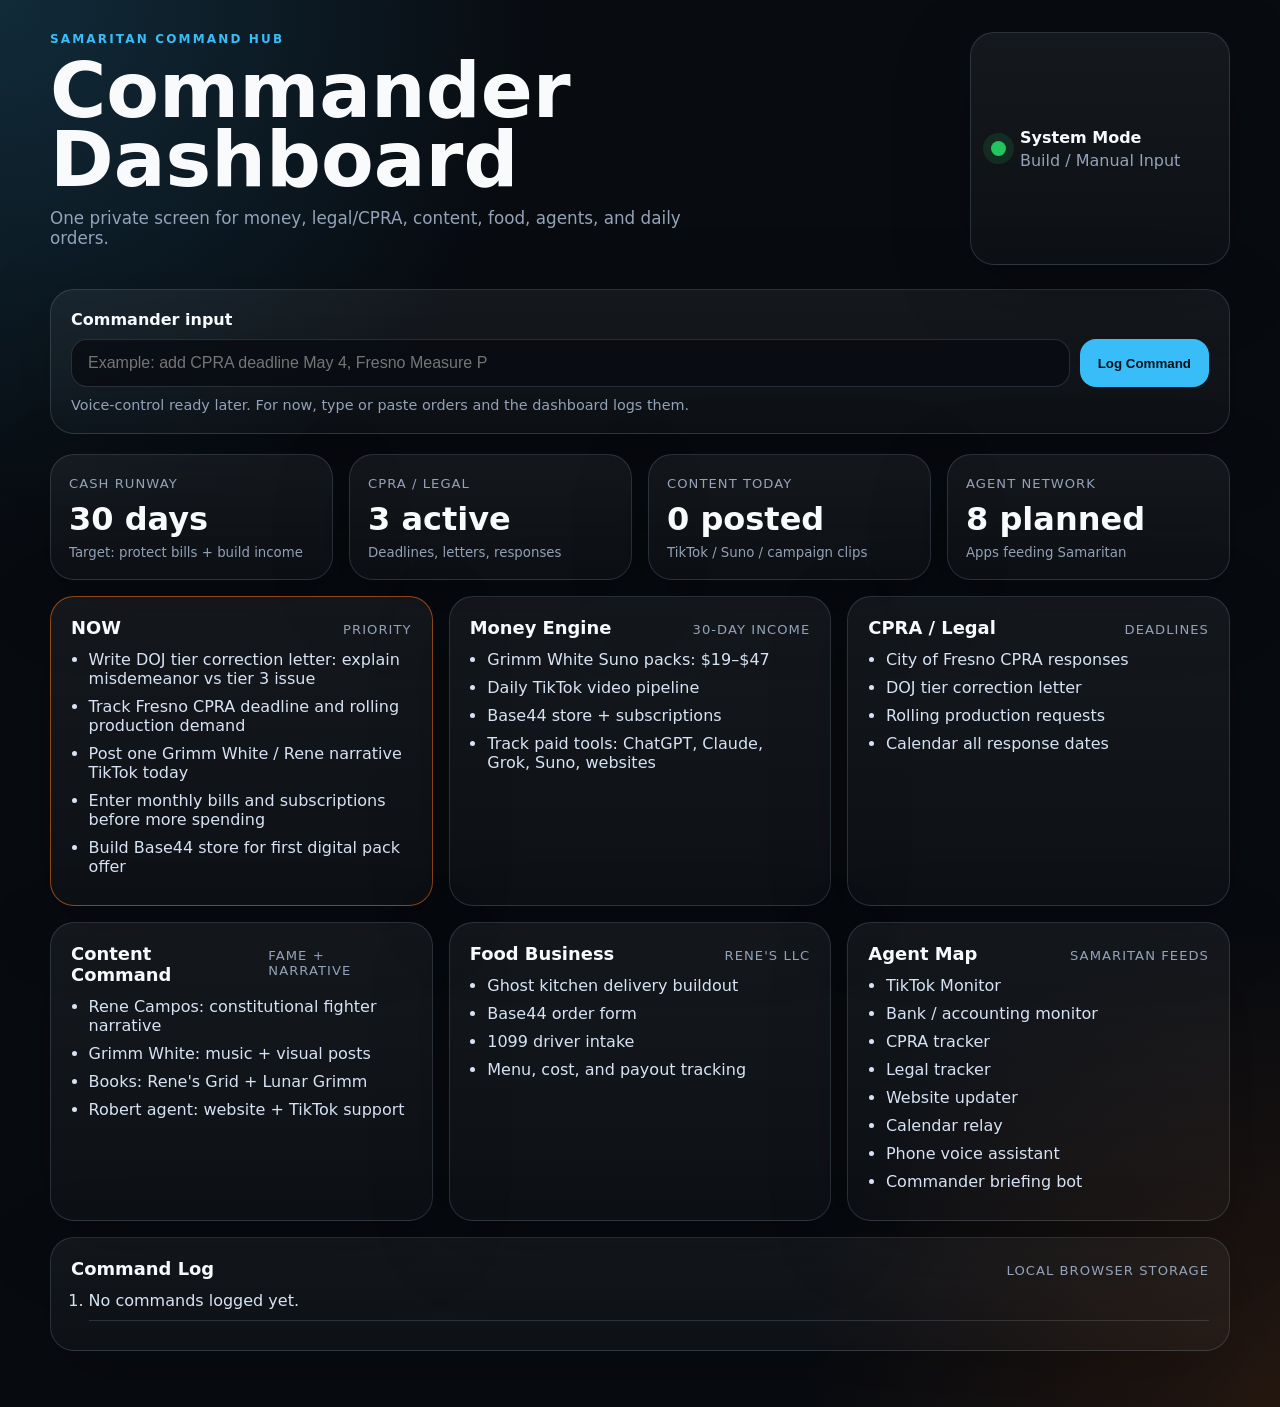
<file: dashboard/index.html>
<!doctype html>
<html lang="en">
<head>
  <meta charset="utf-8" />
  <meta name="viewport" content="width=device-width, initial-scale=1" />
  <title>Samaritan Commander Dashboard</title>
  <link rel="stylesheet" href="./styles.css" />
</head>
<body>
  <main class="shell">
    <header class="hero">
      <div>
        <p class="eyebrow">Samaritan Command Hub</p>
        <h1>Commander Dashboard</h1>
        <p class="subhead">One private screen for money, legal/CPRA, content, food, agents, and daily orders.</p>
      </div>
      <section class="status-card">
        <span class="pulse"></span>
        <div>
          <strong>System Mode</strong>
          <p id="systemMode">Build / Manual Input</p>
        </div>
      </section>
    </header>

    <section class="command-panel">
      <label for="commandInput">Commander input</label>
      <div class="command-row">
        <input id="commandInput" type="text" placeholder="Example: add CPRA deadline May 4, Fresno Measure P" />
        <button id="runCommand">Log Command</button>
      </div>
      <p class="hint">Voice-control ready later. For now, type or paste orders and the dashboard logs them.</p>
    </section>

    <section class="grid metrics-grid" aria-label="Primary metrics">
      <article class="metric"><span>Cash runway</span><strong id="cashRunway">30 days</strong><small>Target: protect bills + build income</small></article>
      <article class="metric"><span>CPRA / legal</span><strong id="legalCount">3 active</strong><small>Deadlines, letters, responses</small></article>
      <article class="metric"><span>Content today</span><strong id="contentCount">0 posted</strong><small>TikTok / Suno / campaign clips</small></article>
      <article class="metric"><span>Agent network</span><strong id="agentCount">8 planned</strong><small>Apps feeding Samaritan</small></article>
    </section>

    <section class="grid modules-grid" aria-label="Dashboard modules">
      <article class="module critical">
        <div class="module-head"><h2>NOW</h2><span>Priority</span></div>
        <ul id="nowList"></ul>
      </article>

      <article class="module">
        <div class="module-head"><h2>Money Engine</h2><span>30-day income</span></div>
        <ul>
          <li>Grimm White Suno packs: $19–$47</li>
          <li>Daily TikTok video pipeline</li>
          <li>Base44 store + subscriptions</li>
          <li>Track paid tools: ChatGPT, Claude, Grok, Suno, websites</li>
        </ul>
      </article>

      <article class="module">
        <div class="module-head"><h2>CPRA / Legal</h2><span>Deadlines</span></div>
        <ul>
          <li>City of Fresno CPRA responses</li>
          <li>DOJ tier correction letter</li>
          <li>Rolling production requests</li>
          <li>Calendar all response dates</li>
        </ul>
      </article>

      <article class="module">
        <div class="module-head"><h2>Content Command</h2><span>Fame + narrative</span></div>
        <ul>
          <li>Rene Campos: constitutional fighter narrative</li>
          <li>Grimm White: music + visual posts</li>
          <li>Books: Rene's Grid + Lunar Grimm</li>
          <li>Robert agent: website + TikTok support</li>
        </ul>
      </article>

      <article class="module">
        <div class="module-head"><h2>Food Business</h2><span>Rene's LLC</span></div>
        <ul>
          <li>Ghost kitchen delivery buildout</li>
          <li>Base44 order form</li>
          <li>1099 driver intake</li>
          <li>Menu, cost, and payout tracking</li>
        </ul>
      </article>

      <article class="module">
        <div class="module-head"><h2>Agent Map</h2><span>Samaritan feeds</span></div>
        <ul>
          <li>TikTok Monitor</li>
          <li>Bank / accounting monitor</li>
          <li>CPRA tracker</li>
          <li>Legal tracker</li>
          <li>Website updater</li>
          <li>Calendar relay</li>
          <li>Phone voice assistant</li>
          <li>Commander briefing bot</li>
        </ul>
      </article>
    </section>

    <section class="activity">
      <div class="module-head"><h2>Command Log</h2><span>Local browser storage</span></div>
      <ol id="commandLog"></ol>
    </section>
  </main>
  <script src="./app.js"></script>
</body>
</html>
</file>
<file: dashboard/styles.css>
:root {
  color-scheme: dark;
  --bg: #080b10;
  --panel: #111827;
  --panel-2: #172033;
  --text: #f8fafc;
  --muted: #94a3b8;
  --line: rgba(148, 163, 184, 0.22);
  --accent: #38bdf8;
  --danger: #f97316;
  --good: #22c55e;
  font-family: Inter, ui-sans-serif, system-ui, -apple-system, BlinkMacSystemFont, "Segoe UI", sans-serif;
}

* { box-sizing: border-box; }

body {
  margin: 0;
  background:
    radial-gradient(circle at top left, rgba(56, 189, 248, 0.18), transparent 34rem),
    radial-gradient(circle at bottom right, rgba(249, 115, 22, 0.12), transparent 30rem),
    var(--bg);
  color: var(--text);
}

.shell {
  width: min(1180px, calc(100vw - 32px));
  margin: 0 auto;
  padding: 32px 0 56px;
}

.hero {
  display: flex;
  justify-content: space-between;
  gap: 24px;
  align-items: stretch;
  margin-bottom: 24px;
}

.eyebrow {
  color: var(--accent);
  text-transform: uppercase;
  letter-spacing: 0.18em;
  font-size: 0.75rem;
  font-weight: 800;
  margin: 0 0 10px;
}

h1, h2, p { margin-top: 0; }

h1 {
  font-size: clamp(2.25rem, 6vw, 5rem);
  line-height: 0.9;
  margin-bottom: 14px;
}

.subhead {
  max-width: 680px;
  color: var(--muted);
  font-size: 1.05rem;
}

.status-card, .command-panel, .metric, .module, .activity {
  background: linear-gradient(180deg, rgba(255,255,255,0.055), rgba(255,255,255,0.025));
  border: 1px solid var(--line);
  border-radius: 24px;
  box-shadow: 0 20px 80px rgba(0,0,0,0.24);
}

.status-card {
  min-width: 260px;
  padding: 20px;
  display: flex;
  align-items: center;
  gap: 14px;
}

.status-card p { color: var(--muted); margin: 4px 0 0; }

.pulse {
  width: 15px;
  height: 15px;
  border-radius: 999px;
  background: var(--good);
  box-shadow: 0 0 0 8px rgba(34,197,94,0.14);
}

.command-panel { padding: 20px; margin-bottom: 20px; }
.command-panel label { display: block; font-weight: 800; margin-bottom: 10px; }
.command-row { display: flex; gap: 10px; }
input {
  flex: 1;
  border: 1px solid var(--line);
  border-radius: 16px;
  background: rgba(8, 11, 16, 0.72);
  color: var(--text);
  padding: 14px 16px;
  font-size: 1rem;
}
button {
  border: 0;
  border-radius: 16px;
  padding: 0 18px;
  font-weight: 900;
  color: #061018;
  background: var(--accent);
  cursor: pointer;
}
.hint { margin: 10px 0 0; color: var(--muted); font-size: 0.9rem; }

.grid { display: grid; gap: 16px; }
.metrics-grid { grid-template-columns: repeat(4, minmax(0, 1fr)); margin-bottom: 16px; }
.modules-grid { grid-template-columns: repeat(3, minmax(0, 1fr)); }

.metric { padding: 18px; }
.metric span, .module-head span { color: var(--muted); font-size: 0.82rem; text-transform: uppercase; letter-spacing: 0.08em; }
.metric strong { display: block; font-size: 2rem; margin: 8px 0 4px; }
.metric small { color: var(--muted); }

.module, .activity { padding: 20px; }
.critical { border-color: rgba(249, 115, 22, 0.55); }
.module-head { display: flex; justify-content: space-between; gap: 12px; align-items: baseline; margin-bottom: 12px; }
.module-head h2 { margin: 0; font-size: 1.12rem; }
ul, ol { margin: 0; padding-left: 1.1rem; color: #dbeafe; }
li { margin: 9px 0; color: #d7e3f4; }
.activity { margin-top: 16px; }
#commandLog li { border-bottom: 1px solid var(--line); padding-bottom: 10px; }
#commandLog time { display: block; color: var(--muted); font-size: 0.78rem; }

@media (max-width: 900px) {
  .hero, .command-row { flex-direction: column; }
  .metrics-grid, .modules-grid { grid-template-columns: 1fr; }
  button { padding: 14px 18px; }
}
</file>
